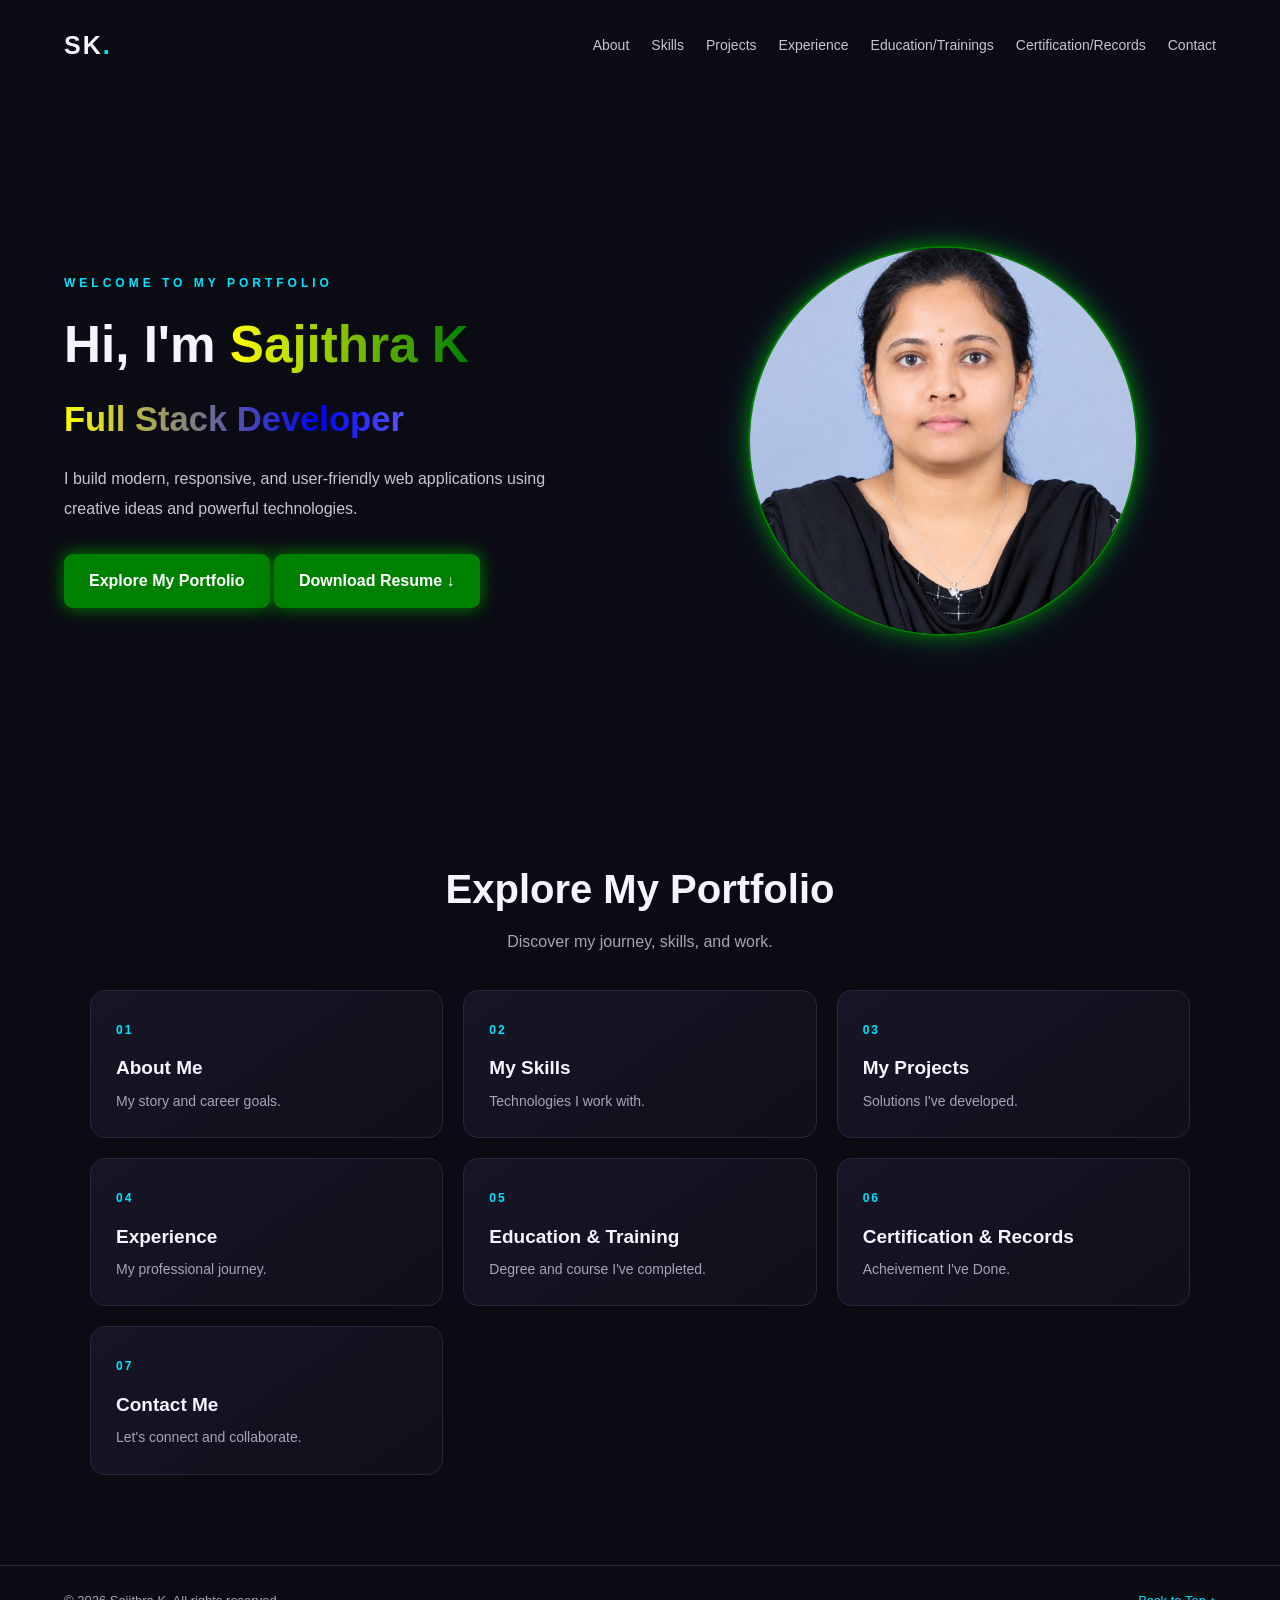
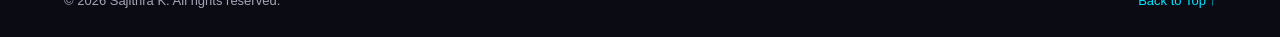
<file: Html Portfolio/index.html>
<!DOCTYPE html>
<html lang="en">
<head>
  <meta charset="UTF-8">
  <meta name="viewport" content="width=device-width, initial-scale=1.0">
  <title>Sajithra K | Full Stack Developer</title>
  <link rel="stylesheet" href="style.css">
</head>
<body>

  <header class="navbar">
    <a href="#top" class="logo">SK<span>.</span></a>

    <nav>
      <a href="#about">About</a>
      <a href="#skills">Skills</a>
      <a href="#projects">Projects</a>
      <a href="#experience">Experience</a>
      <a href="#education">Education/Trainings</a>
      <a href="#certificates">Certification/Records</a>
      <a href="#contact">Contact</a>
    </nav>
  </header>

  <main>
    <!-- HERO SECTION -->
    <section class="hero">

      <div class="hero-content">
        <p class="welcome">WELCOME TO MY PORTFOLIO</p>

        <h1>
          Hi, I'm <span class="name">Sajithra K</span>
        </h1>

        <h2 class="role">Full Stack Developer</h2>

        <p class="description">
          I build modern, responsive, and user-friendly
          web applications using creative ideas and
          powerful technologies.
        </p>

       <a href="#portfolio" class="hero-btn">Explore My Portfolio</a>
        <a href="/Html Portfolio/assets/sajithra_resume_A.pdf" class="resume-btn" download="Sajithra-K-Resume.pdf"> Download Resume ↓</a>
      </div>

      <div class="hero-image">
        <img
          src="assets/Professional Portrait in Black and Silver.png"
          alt="Sajithra K"
        >
      </div>

    </section>

    <!-- CONTENT CARDS -->
    <section class="portfolio-section" id="portfolio">

      <h2 class="section-title">Explore My Portfolio</h2>
      <p class="section-subtitle">
        Discover my journey, skills, and work.
      </p>

      <div class="card-navigation">
        <a href="#about" class="nav-card">
          <span>01</span>
          <h3>About Me</h3>
          <p>My story and career goals.</p>
        </a>

        <a href="#skills" class="nav-card">
          <span>02</span>
          <h3>My Skills</h3>
          <p>Technologies I work with.</p>
        </a>

        <a href="#projects" class="nav-card">
          <span>03</span>
          <h3>My Projects</h3>
          <p>Solutions I've developed.</p>
        </a>

        <a href="#experience" class="nav-card">
          <span>04</span>
          <h3>Experience</h3>
          <p>My professional journey.</p>
        </a>

        <a href="#education" class="nav-card">
          <span>05</span>
          <h3>Education & Training</h3>
          <p>Degree and course I've completed.</p>
        </a>

        <a href="#certificates" class="nav-card">
          <span>06</span>
          <h3>Certification & Records</h3>
          <p>Acheivement I've Done.</p>
        </a>

        <a href="#contact" class="nav-card">
          <span>07</span>
          <h3>Contact Me</h3>
          <p>Let's connect and collaborate.</p>
        </a>
      </div>

      <!-- ABOUT CARD -->
      <article class="detail-card" id="about">
        <a href="#portfolio" class="close-btn" aria-label="Close">×</a>
        <span class="card-label">01 / INTRODUCTION</span>
        <h2>About Me</h2>
        <p>
         I am a Full Stack Developer with one year of professional experience at Yosi Health, specializing in healthcare application development, backend services, and EMR/EHR integrations. I have worked on patient appointment booking, cancellation and rescheduling, patient and doctor search, doctor availability, and IVR integration.
        </p>
        <p>
         My technical skills include Node.js, React.js, JavaScript, SQL, Redis, AWS Lambda, Docker, REST APIs, SOAP APIs, and Postman. I also have five months of experience as a Customer Care Advisor at Jio, which strengthened my communication, customer support, and problem-solving skills.
        </p>
        <p>
          I hold a Bachelor of Engineering degree in Electronics and Communication Engineering and continue to strengthen my development skills through additional full stack training. I am passionate about building reliable, user-friendly applications and contributing to impactful software projects.
        </p>
      </article>

      <!-- SKILLS CARD -->
      <article class="detail-card" id="skills">
        <a href="#portfolio" class="close-btn" aria-label="Close">×</a>
        <span class="card-label">02 / TECHNOLOGIES USED</span>
        <h2>My Skills</h2>
        <div class="skill-list">
          <span>HTML</span>
          <span>CSS</span>
          <span>JavaScript</span>
          <span>React.js</span>
          <span>Node.js</span>
          <span>Express.js</span>
          <span>MongoDB</span>
          <span>SQL</span>
          <span>AWS LAMBDA</span>
          <span>API Gateway</span>
          <span>REST APIs</span>
          <span>Git</span>
          <span>Docker</span>
          <span>SOAP APIs</span>
          <span>Redis</span>
          <span>Postman</span>
          <span>Jira</span>
          <p class="note">
      EMR/EHR integrations: athenahealth, Elation, Cerner,
      MMD, ModMed, and RevEHR.
    </p>
        </div>
      </article>

      <!-- PROJECTS CARD -->
      <article class="detail-card" id="projects">
        <a href="#portfolio" class="close-btn" aria-label="Close">×</a>
        <span class="card-label">03 / MY WORK</span>
        <h2>My Projects</h2>
        <p>
          I developed responsive websites and web applications
          with a focus on usability, clean code, and performance.
        </p>
        <div class="project-item">
          <h3>Healthcare Website</h3>
          <p>First Outcomes — Patient Appointment & Healthcare Integration Platform

          <h4>Project Overview</h4>

          <p>Contributed to the development of the First Outcomes healthcare website and its patient appointment management workflows. The platform supports appointment booking, cancellation, rescheduling, patient and doctor search, and doctor availability. It also integrates IVR functionality and connects with multiple EMR/EHR systems to support healthcare data exchange.</p>

          <h5>Key Features:-</h5>
          <ul>
            <li>Appointment Management: Create, book, cancel, and reschedule patient appointments.</li>
            <li>Patient & Doctor Search: Search for patients and doctors within the supported workflows.</li>
            <li>Doctor Availability: Support availability checks to help facilitate appointment scheduling.</li>
            <li>IVR Integration: Connect telephone-based interactive voice response workflows with healthcare application processes.</li>
            <li>EMR/EHR Integrations: Connect with athenahealth, Elation, Cerner, MMD, ModMed, and RevEHR APIs.</li>
            <li>Backend API Development: Build and integrate REST and SOAP APIs for communication between systems.</li>
          </ul>
           <p class="note">
          Technology Stack: Node.js · SQL · AWS Lambda · Docker · Postman · Redis · REST APIs · SOAP APIs · EMR/EHR Integrations · IVR
        </p>
          </p>
        </div>

      </article>

      <!-- EXPERIENCE CARD -->
      <article class="detail-card" id="experience">
        <a href="#portfolio" class="close-btn" aria-label="Close">×</a>
        <span class="card-label">04 / MY JOURNEY</span>
        <h2>Professional Experience</h2>
        <div class="project-item">
          <span>1 year</span>
          <h3>Full Stack Developer</h3>
          <h4>Yosi Health - Coimbatore</h4>
          <h6>September 2024 – August 2025</h6>
          <ul>
            <li>Developed and supported patient appointment booking, cancellation, and rescheduling workflows.</li>
            <li>Worked on patient/doctor search and doctor availability functionality.</li>
            <li>Contributed to First Outcomes healthcare website and IVR integration.</li>
            <li>Integrated external EMR/EHR systems through REST and SOAP APIs.</li>
            <li>Used Node.js, SQL, Redis, AWS Lambda, Docker, and Postman in development and integration work.</li>

          </ul>
        </div>
        <div class="project-item">
          <span>5 month</span>
          <h3>Customer Care Advisor</h3>
          <h4>Reliance PPM Services Ltd - Coimbatore</h4>
          <h6>july 2023 - November 2023</h6>
          <ul>
            <li>Supported customers with their queries and service-related concerns.</li>
            <li>Developed communication, customer handling, and problem-solving skills.</li>
            <li>Worked in a customer-focused environment while managing service requests.</li>

          </ul>
        </div>
      </article>


<article class="detail-card" id="education">
  <a href="#portfolio" class="close-btn" aria-label="Close">×</a>

  <span class="card-label">05 / LEARNING JOURNEY</span>
  <h2>Education & Training</h2>

  <div class="project-item">
    <h3>B.E. — Electronics and Communication Engineering</h3>
    <p>Sri Ranganathar Institute of Engineering and Technology, Coimbatore</p>
    <p>July 2017 – November 2021</p>
  </div>

  <div class="project-item">
    <h3>Full Stack Developer Course</h3>
    <p>KGISL Micro College, Coimbatore</p>
    <p>November 2023 – June 2024</p>
  </div>

  <div class="project-item">
    <h3>Full Stack Developer Course</h3>
    <p>App Innovation Technologies, Coimbatore</p>
    <p>Currently pursuing a 45-day course to strengthen my
    full stack development knowledge and practical skills.</p>
  </div>
</article>

<!-- ACHIEVEMENT CARD -->
<article class="detail-card" id="certificates">
    <a href="#portfolio" class="close-btn" aria-label="Close">×</a>

    <span class="card-label">06 / View Certificates & Records</span>
    <h2>Certification & Records</h2>
<div class="record-item">
        <h3>College Record Event — 2019</h3>
        <p>
            Participated in a college-wide record event related to
            developing the most websites by the most participants
            within two hours.
        </p>
    </div>

    <div class="record-item">
        <h3>Future Kalam's Book of Records & Universal Book of Records</h3>
        <p>SRIET College, Coimbatore.</p>
    </div>

    <div class="record-item">
        <h3>Full Stack devloper certificate - Nov 2023 to Jul 2024</h3>
        <p>KGISL Micro College, Coimbatore.</p>
    </div>




</article>


      <!-- CONTACT CARD -->
      <article class="detail-card" id="contact">
        <a href="#portfolio" class="close-btn" aria-label="Close">×</a>
        <span class="card-label">07 / LET'S CONNECT</span>
        <h2>Contact Me</h2>
        <p>
          I'm open to opportunities where I can contribute my
          development skills and continue learning.
        </p>
        <div class="contact-links">
          <a href="mailto:your-sajithra1700@gmail.com">Email Me</a>
          <a href="https://www.linkedin.com/in/sajithra-kasi-5413341a7?utm_source=share_via&utm_content=profile&utm_medium=member_android" target="_blank"
             rel="noopener noreferrer">LinkedIn</a>
          <a href="https://github.com/sajithrakasi?tab=repositories" target="_blank"
             rel="noopener noreferrer">GitHub</a>
        </div>
      </article>

    </section>
  </main>

  <footer class="footer">
    <p>© 2026 Sajithra K. All rights reserved.</p>
    <a href="#">Back to Top ↑</a>
  </footer>

</body>
</html>
</file>
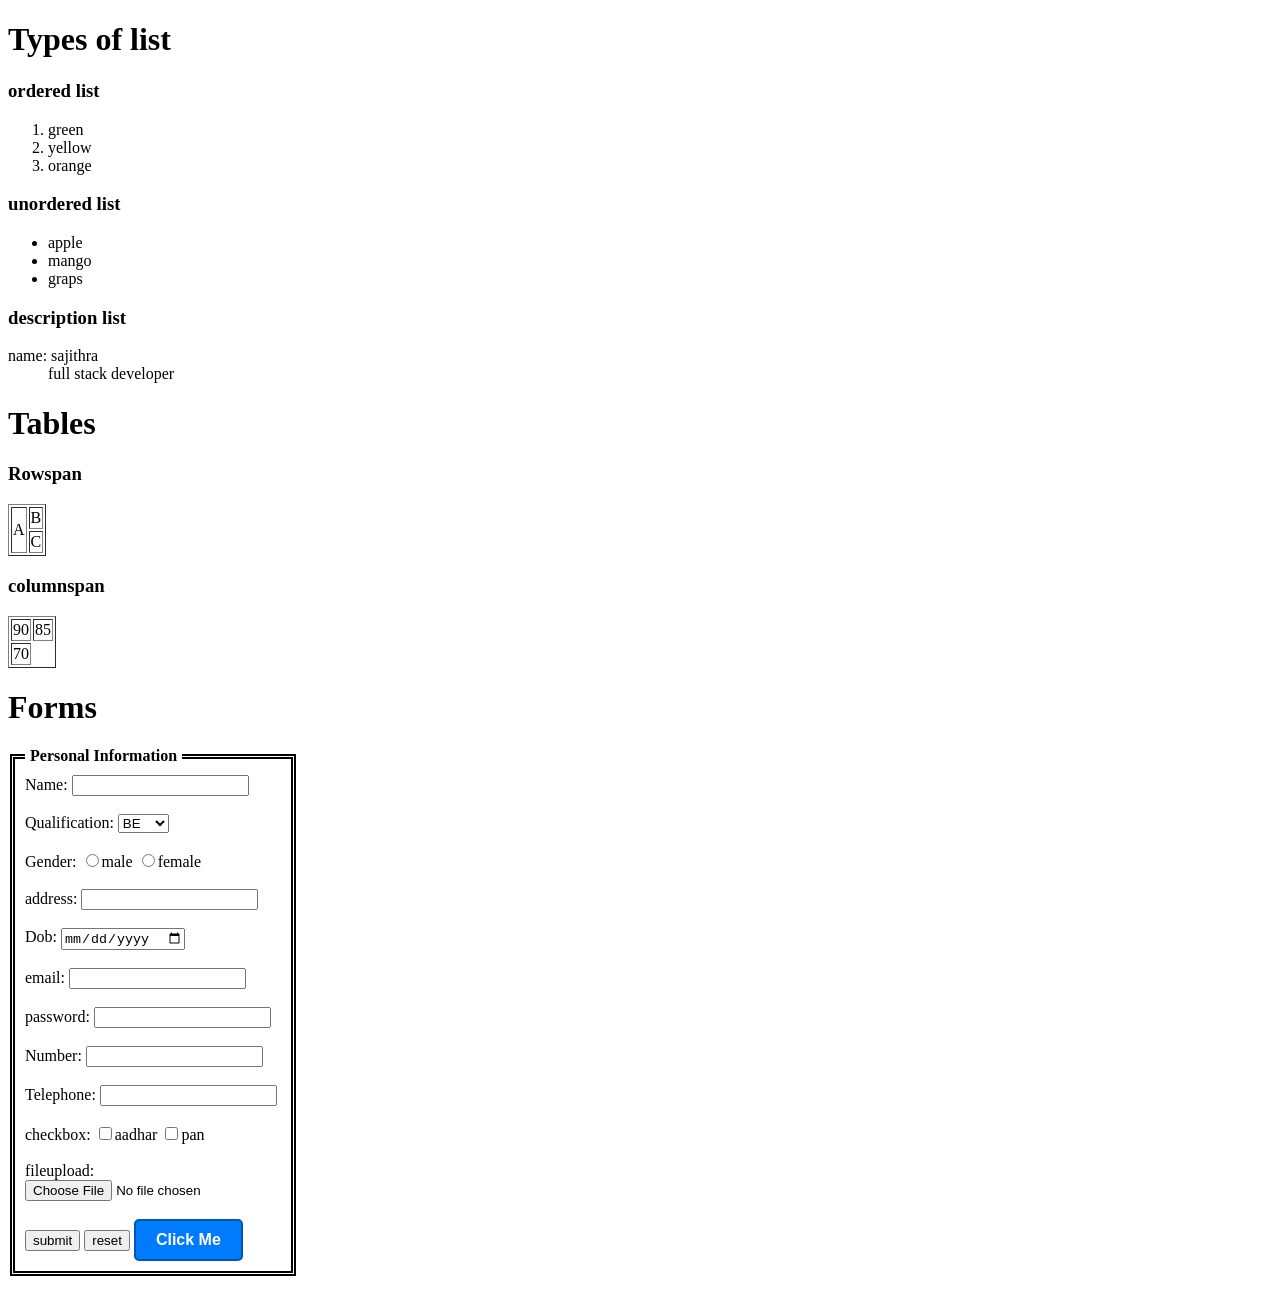
<file: htmlDay1/index.html>
<!DOCTYPE html>
<html lang="en">
<head>
  <meta charset="UTF-8">
  <meta name="viewport" content="width=device-width, initial-scale=1.0">
  <title>Document</title>
   <link rel="stylesheet" href="style.css">
</head>
<body>
  <div id="list">
  <h1>Types of list</h1>
<h3>ordered list</h3>
<ol>
<li>green</li>
<li>yellow</li>
<li>orange</li>
</ol>
<h3>unordered list</h3>
<ul>
<li>apple</li>
<li>mango</li>
<li>graps</li>
</ul>
<h3>description list</h3>
<dl>
  <dt>name: sajithra</dt>
  <dd>full stack developer</dd>
</dl>
</div>
<div id = "tablerow">
  <h1>Tables</h1>
   <h3>Rowspan</h3>
  <table border="1">
    <tr>
      <td rowspan="2">A</td>
      <td>B</td>
    </tr>
    <tr>
      <td>C</td>
    </tr>
  </table>
</div>
<div id = "tablecolumn">
   <h3>columnspan</h3>
  <table border="1">
    <tr>
      <td colspan="3">90</td>
      <td>85</td>
    </tr>
    <tr>
      <td>70</td>
    </tr>
    </table>
</div>
<div id="form">

  <h1>Forms</h1>
  <form>
    <fieldset>
    <legend>Personal Information</legend>
    <label>Name:</label>
    <input type="text" name ="username"> <br><br>
    <label>Qualification:</label>
    <select>
    <option>BE</option>
    <option>BA</option>
    <option>MBA</option>
    </select><br><br>
    <label>Gender:</label>
    <input type="radio" name ="Gender"><lable>male</lable>
    <input type="radio" name ="Gender"><lable>female</lable><br><br>
    <label>address:</label>
    <input type="text" name ="address"><br><br>
    <label>Dob:</label>
    <input type="date"><br><br>
    <label>email:</label>
    <input type="email" name ="email"> <br><br>
    <label>password:</label>
    <input type="password" name ="password"> <br><br>
    <label>Number:</label>
    <input type="number" name ="number"> <br><br>
    <label>Telephone:</label>
    <input type="tel" name ="telephone"> <br><br>
    <label>checkbox:</label>
    <input type="checkbox" name ="aadhar"><lable>aadhar</lable>
    <input type="checkbox" name ="pan"><lable>pan</lable> <br><br>
    <label>fileupload:</label>
    <input type="file" name ="fileupload"><br><br>
    <button type="submit">submit</button>
    <button type="reset">reset</button>
    <button type="button" class="custom-btn">Click Me</button>

    </fieldset>
  </form>
</div>

</body>
</html>
</file>
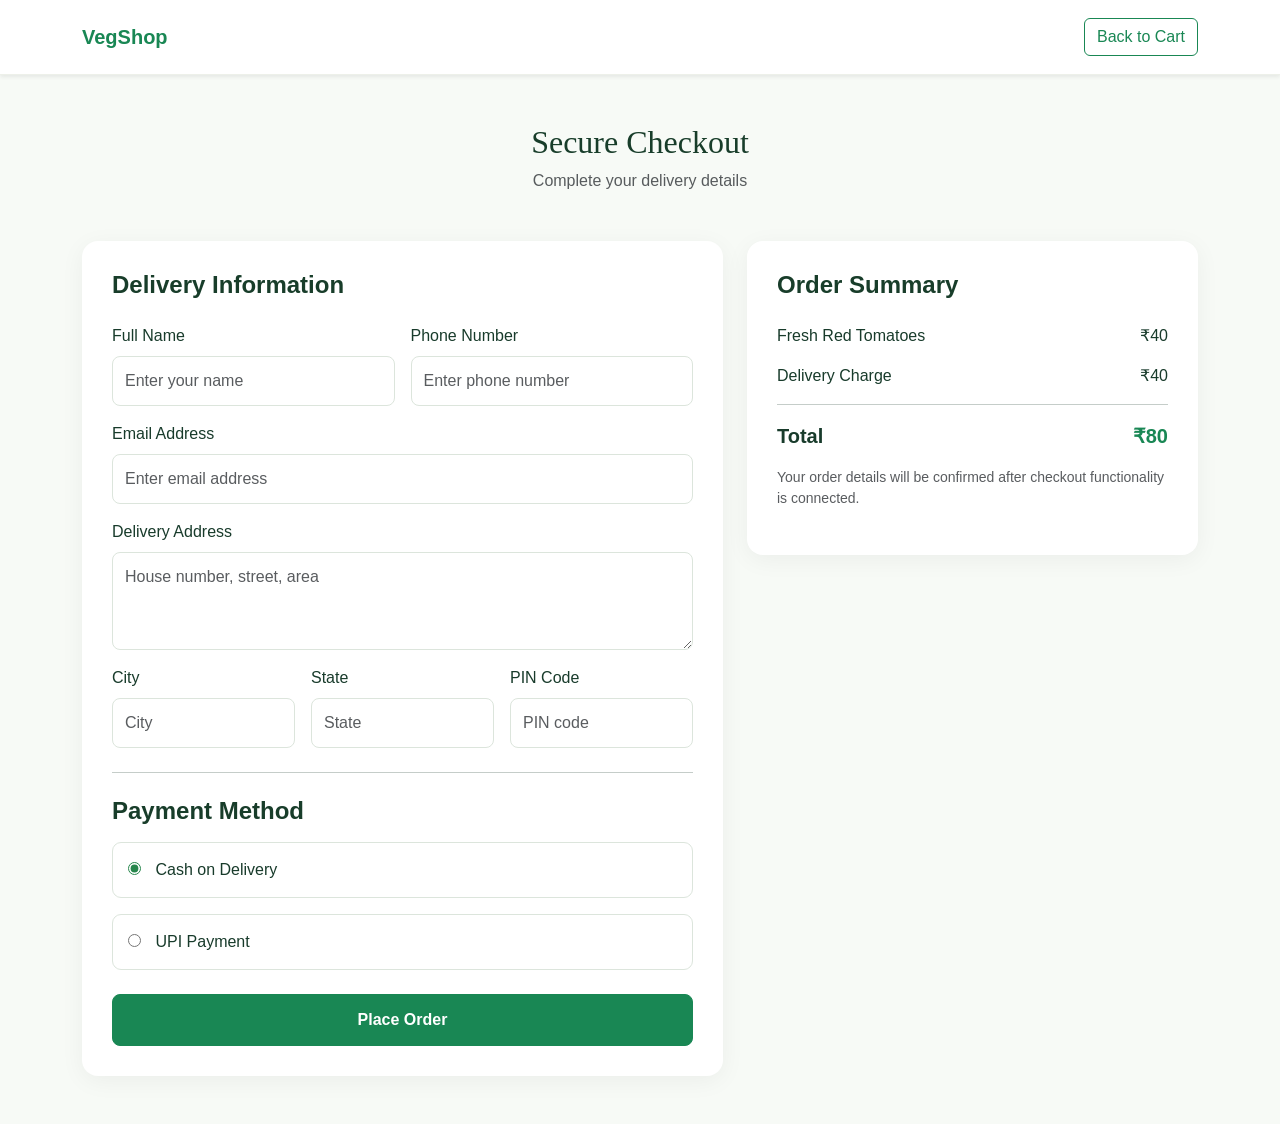
<file: Bootstrap/VegShop/checkout.html>
<!DOCTYPE html>
<html lang="en">
<head>
    <meta charset="UTF-8">
    <meta name="viewport" content="width=device-width, initial-scale=1.0">
    <title>Checkout | VegShop</title>

    <link href="https://cdn.jsdelivr.net/npm/bootstrap@5.3.3/dist/css/bootstrap.min.css" rel="stylesheet">
    <link rel="stylesheet" href="style.css">
</head>
<body>

<nav class="navbar navbar-expand-lg bg-white shadow-sm">
    <div class="container">
        <a class="navbar-brand fw-bold text-success" href="index.html">VegShop</a>
        <a href="cart.html" class="btn btn-outline-success">Back to Cart</a>
    </div>
</nav>

<section class="checkout-section py-5">
    <div class="container">
        <h2 class="text-center mb-2">Secure Checkout</h2>
        <p class="text-center text-muted mb-5">Complete your delivery details</p>

        <div class="row g-4">

            <div class="col-lg-7">
                <div class="checkout-card">
                    <h4 class="mb-4">Delivery Information</h4>

                    <form>
                        <div class="row g-3">

                            <div class="col-md-6">
                                <label class="form-label">Full Name</label>
                                <input type="text" class="form-control" placeholder="Enter your name" required>
                            </div>

                            <div class="col-md-6">
                                <label class="form-label">Phone Number</label>
                                <input type="tel" class="form-control" placeholder="Enter phone number" required>
                            </div>

                            <div class="col-12">
                                <label class="form-label">Email Address</label>
                                <input type="email" class="form-control" placeholder="Enter email address" required>
                            </div>

                            <div class="col-12">
                                <label class="form-label">Delivery Address</label>
                                <textarea class="form-control" rows="3" placeholder="House number, street, area" required></textarea>
                            </div>

                            <div class="col-md-4">
                                <label class="form-label">City</label>
                                <input type="text" class="form-control" placeholder="City" required>
                            </div>

                            <div class="col-md-4">
                                <label class="form-label">State</label>
                                <input type="text" class="form-control" placeholder="State" required>
                            </div>

                            <div class="col-md-4">
                                <label class="form-label">PIN Code</label>
                                <input type="text" class="form-control" placeholder="PIN code" required>
                            </div>

                        </div>

                        <hr class="my-4">

                        <h4 class="mb-3">Payment Method</h4>

                        <div class="payment-option mb-3">
                            <input type="radio" name="payment" id="cod" checked>
                            <label for="cod">Cash on Delivery</label>
                        </div>

                        <div class="payment-option mb-4">
                            <input type="radio" name="payment" id="upi">
                            <label for="upi">UPI Payment</label>
                        </div>

                        <button type="submit" class="btn btn-success w-100 checkout-place-btn">
                            Place Order
                        </button>
                    </form>
                </div>
            </div>

            <div class="col-lg-5">
                <div class="checkout-summary">
                    <h4 class="mb-4">Order Summary</h4>

                    <div class="d-flex justify-content-between mb-3">
                        <span>Fresh Red Tomatoes</span>
                        <span>₹40</span>
                    </div>

                    <div class="d-flex justify-content-between mb-3">
                        <span>Delivery Charge</span>
                        <span>₹40</span>
                    </div>

                    <hr>

                    <div class="d-flex justify-content-between fw-bold fs-5">
                        <span>Total</span>
                        <span class="text-success">₹80</span>
                    </div>

                    <p class="text-muted small mt-3">
                        Your order details will be confirmed after checkout functionality is connected.
                    </p>
                </div>
            </div>

        </div>
    </div>
</section>

<script src="https://cdn.jsdelivr.net/npm/bootstrap@5.3.3/dist/js/bootstrap.bundle.min.js"></script>
</body>
</html>
</file>
<file: Html Portfolio/style.css>
/* RESET */
* {
  margin: 0;
  padding: 0;
  box-sizing: border-box;
}

html {
  scroll-behavior: smooth;
}

body {
  background: #0b0b14;
  color: #f5f5ff;
  font-family: Arial, sans-serif;
  line-height: 1.6;
}

a {
  color: inherit;
  text-decoration: none;
}

/* NAVBAR */
.navbar {
  width: 90%;
  max-width: 1200px;
  margin: auto;
  padding: 25px 0;
  display: flex;
  align-items: center;
  justify-content: space-between;
  gap: 20px;
}

.logo {
  font-size: 25px;
  font-weight: 800;
  letter-spacing: 2px;
}

.logo span {
  color: #00e5ff;
}

.navbar nav {
  display: flex;
  flex-wrap: wrap;
  gap: 22px;
}

.navbar nav a {
  color: #c5c5d4;
  font-size: 14px;
  transition: color 0.3s;
}

.navbar nav a:hover {
  color: #00e5ff;
}

/* HERO LAYOUT */
.hero {
  width: 90%;
  max-width: 1200px;
  min-height: 78vh;
  margin: auto;
  display: flex;
  align-items: center;
  justify-content: space-between;
  gap: 60px;
  padding: 60px 0;
}

.hero-content {
  flex: 1;
  min-width: 0;
  animation: slideLeft 1s ease both;
}

.welcome {
  color: #00e5ff;
  font-size: 12px;
  font-weight: bold;
  letter-spacing: 4px;
  margin-bottom: 20px;
}

.hero h1 {
  font-size: clamp(34px, 4vw, 58px);
  line-height: 1.25;
  margin-bottom: 18px;
}

.name {
  background: linear-gradient(
    90deg, yellow, green, green, yellow
  );
  background-size: 300% auto;
  color: transparent;
  background-clip: text;
  -webkit-background-clip: text;
  animation: gradientMove 5s linear infinite;
}

/* MULTICOLOUR ROLE */
.role {
  display: inline-block;
  font-size: clamp(22px, 2.7vw, 35px);
  line-height: 1.4;
  margin-bottom: 20px;

  background: linear-gradient(
    90deg, yellow, blue, white, green, yellow
  );
  background-size: 300% auto;
  color: transparent;
  background-clip: text;
  -webkit-background-clip: text;

  animation:
    gradientMove 4s linear infinite,
    roleGlow 3s ease-in-out infinite;
}

.description {
  max-width: 520px;
  color: #c5c5d4;
  font-size: 16px;
  line-height: 1.9;
  margin-bottom: 30px;
}

/* HERO BUTTON and RESUME BUTTON*/
.hero-btn , .resume-btn {
  display: inline-block;
  padding: 13px 24px;
  border: 1px solid green;
  border-radius: 8px;
  background: linear-gradient(90deg, green, green);
  color: white;
  font-weight: bold;
  box-shadow: 0 0 18px green;
  transition: transform 0.3s, box-shadow 0.3s;
}

.hero-btn:hover {
  transform: translateY(-4px);
  box-shadow: 0 0 25px green;
}
.resume-btn:hover {
  transform: translateY(-4px);
  box-shadow: 0 0 25px green;
}

/* PROFILE IMAGE */
.hero-image {
  flex: 1;
  min-width: 0;
  display: flex;
  justify-content: center;
  animation: slideRight 1.2s ease both;
}

.hero-image img {
  width: 100%;
  max-width: 390px;
  aspect-ratio: 5 / 5;
  object-fit: cover;
  display: block;
  border: 2px solid green;
  border-radius: 200px;

  box-shadow:
    0 0 20px green,
    0 0 45px #00e5ff22;

  animation: floatImage 4s ease-in-out infinite;
}

/* PORTFOLIO NAVIGATION CARDS */
.portfolio-section {
  width: 90%;
  max-width: 1100px;
  margin: auto;
  padding: 65px 0 90px;
  scroll-margin-top: 25px;
}

.section-title {
  text-align: center;
  font-size: clamp(28px, 4vw, 40px);
  margin-bottom: 8px;
}

.section-subtitle {
  text-align: center;
  color: #a5a5b8;
  margin-bottom: 35px;
}

.card-navigation {
  display: grid;
  grid-template-columns: repeat(3, minmax(0, 1fr));
  gap: 20px;
}

.nav-card {
  display: block;
  padding: 25px;
  min-width: 0;
  border: 1px solid #29283d;
  border-radius: 15px;
  background: linear-gradient(145deg, #151525, #10101b);
  transition:
    transform 0.3s ease,
    border-color 0.3s ease,
    box-shadow 0.3s ease;
}

.nav-card:hover {
  transform: translateY(-7px);
  border-color: #a855f7;
  box-shadow: 0 10px 30px #8b5cf722;
}

.nav-card span,
.card-label {
  color: #00e5ff;
  font-size: 12px;
  font-weight: bold;
  letter-spacing: 2px;
}

.nav-card h3 {
  font-size: 19px;
  margin: 12px 0 6px;
}

.nav-card p {
  color: #a5a5b8;
  font-size: 14px;
}

/* CONTENT CARDS: HIDDEN BY DEFAULT */
.detail-card {
  display: none;
  position: relative;
  margin-top: 35px;
  padding: clamp(22px, 5vw, 45px);
  border: 1px solid #7045c5;
  border-radius: 18px;
  background: linear-gradient(145deg, #171728, #10101b);
  box-shadow: 0 0 30px #7045c522;
  scroll-margin-top: 25px;
}

/* CSS-ONLY CARD DISPLAY */
.detail-card:target {
  display: block;
  animation: cardReveal 0.5s ease both;
}

.detail-card h2 {
  font-size: clamp(26px, 4vw, 36px);
  margin: 12px 0 20px;
}

.detail-card > p {
  color: #c5c5d4;
  margin-bottom: 18px;
  line-height: 1.9;
}

.close-btn {
  position: absolute;
  top: 15px;
  right: 20px;
  font-size: 30px;
  color: #c5c5d4;
  transition: color 0.3s;
}

.close-btn:hover {
  color: #ff4ecd;
}

/* SKILL TAGS */
.skill-list {
  display: flex;
  flex-wrap: wrap;
  gap: 12px;
  margin-top: 20px;
}

.skill-list span {
  padding: 9px 15px;
  border: 1px solid #7045c5;
  border-radius: 8px;
  background: #201a35;
  color: #ded1ff;
  transition: transform 0.3s, background 0.3s;
}

.skill-list span:hover {
  transform: translateY(-4px);
  background: #38265b;
}

/* PROJECTS AND EXPERIENCE */
.project-item {
  padding: 20px;
  margin: 15px 0;
  border-left: 3px solid #00e5ff;
  background: #121220;
  border-radius: 0 10px 10px 0;
}

.project-item h3 {
  margin-bottom: 8px;
}

.project-item p,
.note {
  color: #a5a5b8;
  font-size: 14px;
}

.detail-card .note {
  margin-top: 20px;
}

/* CONTACT */
.contact-links {
  display: flex;
  flex-wrap: wrap;
  gap: 12px;
  margin-top: 25px;
}

.contact-links a {
  padding: 10px 18px;
  border: 1px solid #7045c5;
  border-radius: 8px;
  transition: background 0.3s;
}

.contact-links a:hover {
  background: #38265b;
}

/* FOOTER */
.footer {
  border-top: 1px solid #29283d;
  padding: 25px 5%;
  display: flex;
  justify-content: space-between;
  align-items: center;
  gap: 15px;
  color: #a5a5b8;
  font-size: 13px;
}

.footer a {
  color: #00e5ff;
}

/* ANIMATIONS */
@keyframes slideLeft {
  from {
    opacity: 0;
    transform: translateX(-45px);
  }
  to {
    opacity: 1;
    transform: translateX(0);
  }
}

@keyframes slideRight {
  from {
    opacity: 0;
    transform: translateX(45px);
  }
  to {
    opacity: 1;
    transform: translateX(0);
  }
}

@keyframes gradientMove {
  from {
    background-position: 0% center;
  }
  to {
    background-position: 300% center;
  }
}

@keyframes roleGlow {
  0%, 100% {
    text-shadow: 0 0 8px #00e5ff44;
  }
  50% {
    text-shadow:
      0 0 15px #a855f788,
      0 0 25px #ff4ecd44;
  }
}

@keyframes floatImage {
  0%, 100% {
    transform: translateY(0);
  }
  50% {
    transform: translateY(-10px);
  }
}

@keyframes cardReveal {
  from {
    opacity: 0;
    transform: translateY(18px);
  }
  to {
    opacity: 1;
    transform: translateY(0);
  }
}

/* RESPONSIVE DESIGN */
@media (max-width: 850px) {
  .navbar {
    flex-direction: column;
  }

  .navbar nav {
    justify-content: center;
    gap: 15px;
  }

  .hero {
    gap: 30px;
  }

  .card-navigation {
    grid-template-columns: repeat(2, minmax(0, 1fr));
  }
}

@media (max-width: 600px) {
  .hero {
    flex-direction: column;
    text-align: center;
    padding: 45px 0;
    gap: 35px;
  }

  .hero-content,
  .hero-image {
    width: 100%;
  }

  .description {
    margin-left: auto;
    margin-right: auto;
  }

  .hero-image img {
    max-width: 290px;
  }

  .card-navigation {
    grid-template-columns: 1fr;
  }

  .footer {
    flex-direction: column;
    text-align: center;
  }
}

/* REDUCE MOTION WHEN REQUESTED */
@media (prefers-reduced-motion: reduce) {
  *,
  *::before,
  *::after {
    animation-duration: 0.01ms !important;
    animation-iteration-count: 1 !important;
    scroll-behavior: auto !important;
    transition-duration: 0.01ms !important;
  }
}

.hero-buttons {
  display: flex;
  flex-wrap: wrap;
  gap: 15px;
  margin-top: 25px;
}

.hero-buttons .hero-btn {
  margin-top: 0;
}

/* .resume-btn {
  display: inline-block;
  padding: 14px 24px;
  border: 1px solid #a78bfa;
  border-radius: 8px;
  color: #ffffff;
  text-decoration: none;
  font-weight: 600;
  transition: all 0.3s ease;
}

.resume-btn:hover {
  background: #a78bfa;
  color: #111827;
  transform: translateY(-3px);
  box-shadow: 0 8px 20px rgba(167, 139, 250, 0.25);
} */
</file>
<file: htmlDay1/style.css>
fieldset {
  border: 5px double #000000;
  padding: 10px;
  margin-bottom: 15px;
  width: 20vw;
}

legend {
  padding: 0 5px;
  font-weight: bold;
}

 .custom-btn {
    background-color: #007BFF;
    color: #ffffff;
    border: 2px solid #0056b3;
    border-radius: 5px;
    padding: 10px 20px;
    font-size: 16px;
    font-weight: bold;
    cursor: pointer;
    transition: background-color 0.3s;
  }
</file>
<file: Bootstrap/VegShop/style.css>
/* ===== Global Styles ===== */

:root {
    --primary-green: #198638;
    --dark-green: #104b32;
    --light-green: #eff7e9;
    --cream: #fbfdf5;
    --text-dark: #183b2b;
    --text-muted: #68756c;
}

* {
    box-sizing: border-box;
}

html {
    scroll-behavior: smooth;
}

body {
    margin: 0;
    font-family: 'DM Sans', sans-serif;
    color: var(--text-dark);
    background: #ffffff;
}

a {
    text-decoration: none;
}

/* ===== Top Bar ===== */

.top-bar {
    background: var(--dark-green);
    color: #ffffff;
    padding: 9px 0;
    font-size: 12px;
}

/* ===== Navbar ===== */

.navbar {
    padding: 17px 0;
    border-bottom: 1px solid #edf0e9;
}

.brand-logo {
    color: var(--dark-green);
    font-family: 'Playfair Display', serif;
    font-size: 27px;
    font-weight: 800;
    line-height: 1.1;
}

.brand-logo:hover {
    color: var(--primary-green);
}

.brand-logo small {
    display: block;
    font-family: 'DM Sans', sans-serif;
    font-size: 10px;
    font-weight: 500;
    letter-spacing: 0.4px;
}

.brand-icon {
    color: var(--primary-green);
}

.navbar-nav {
    gap: 12px;
}

.nav-link {
    color: #34463a;
    font-size: 13px;
    font-weight: 600;
    transition: color 0.3s ease;
}

.nav-link:hover,
.nav-link.active {
    color: var(--primary-green);
}

/* ===== Search Bar ===== */

.search-box {
    border: 1px solid #dfe7df;
    border-radius: 50px;
    padding: 3px 5px 3px 14px;
    background: #ffffff;
}

.search-box .form-control {
    width: 175px;
    border: none;
    box-shadow: none;
    font-size: 12px;
    background: transparent;
}

.search-btn {
    width: 34px;
    height: 34px;
    border: none;
    border-radius: 50%;
    background: var(--primary-green);
    color: #ffffff;
    font-size: 21px;
}

.cart-link {
    color: var(--dark-green);
    font-weight: 700;
    font-size: 13px;
    white-space: nowrap;
}

/* ===== Hero Section ===== */

.hero-section {
    overflow: hidden;
    background: linear-gradient(110deg, #f4f9e9, #e6f3d3);
    padding: 45px 0;
}

.hero-content {
    padding: 25px 25px 25px 35px;
}

.hero-label {
    display: inline-block;
    color: var(--primary-green);
    font-size: 13px;
    font-weight: 700;
    letter-spacing: 1.5px;
    margin-bottom: 17px;
}

.hero-content h1 {
    font-family: 'Playfair Display', serif;
    font-size: clamp(36px, 4vw, 55px);
    line-height: 1.15;
    font-weight: 800;
    color: var(--dark-green);
    margin-bottom: 20px;
}

.hero-content h1 span {
    display: block;
    color: var(--primary-green);
    font-style: italic;
}

.hero-content p {
    color: var(--text-muted);
    font-size: 15px;
    line-height: 1.8;
    max-width: 470px;
    margin-bottom: 25px;
}

.shop-btn {
    padding: 12px 24px;
    background: var(--primary-green);
    color: #ffffff;
    border-radius: 50px;
    font-size: 14px;
    font-weight: 700;
    transition: all 0.3s ease;
}

.shop-btn span {
    margin-left: 12px;
}

.shop-btn:hover {
    background: var(--dark-green);
    color: #ffffff;
    transform: translateY(-2px);
}

.explore-link {
    color: var(--dark-green);
    font-size: 13px;
    font-weight: 700;
    margin-left: 18px;
}

.explore-link:hover {
    color: var(--primary-green);
}

.hero-trust {
    display: flex;
    flex-wrap: wrap;
    gap: 18px;
    margin-top: 28px;
    color: var(--dark-green);
    font-size: 12px;
    font-weight: 600;
}

.hero-image {
    position: relative;
    text-align: center;
}

.hero-image img {
    width: 100%;
    max-height: 380px;
    object-fit: contain;
    filter: drop-shadow(0 15px 20px rgba(27, 65, 32, 0.12));
}

.organic-badge {
    position: absolute;
    top: 12px;
    right: 8px;
    width: 78px;
    height: 78px;
    border-radius: 50%;
    background: var(--dark-green);
    color: #ffffff;
    display: flex;
    flex-direction: column;
    justify-content: center;
    align-items: center;
    box-shadow: 0 5px 15px rgba(0, 0, 0, 0.12);
}

.organic-badge strong {
    font-size: 20px;
}

.organic-badge span {
    font-size: 10px;
    letter-spacing: 1px;
}

/* ===== Responsive Design ===== */

@media (max-width: 991px) {
    .navbar-nav {
        gap: 0;
        margin-top: 15px;
    }

    .search-box {
        margin-top: 10px;
        max-width: 350px;
    }

    .cart-link {
        display: inline-block;
        margin-top: 15px;
    }

    .hero-content {
        padding: 15px;
    }

    .hero-image {
        margin-top: 25px;
    }
}

@media (max-width: 575px) {
    .top-bar {
        font-size: 10px;
    }

    .top-bar .container {
        gap: 8px;
        flex-wrap: wrap;
    }

    .brand-logo {
        font-size: 23px;
    }

    .hero-section {
        padding: 30px 0;
    }

    .hero-content h1 {
        font-size: 37px;
    }

    .hero-content p {
        font-size: 14px;
    }

    .explore-link {
        display: inline-block;
        margin: 15px 0 0;
    }

    .hero-trust {
        gap: 10px;
    }

    .organic-badge {
        width: 65px;
        height: 65px;
        right: 0;
    }
}


/* ===== Section Headings ===== */

.category-section {
    background: #ffffff;
}

.products-section {
    background: #f8faf6;
}

.section-label {
    display: inline-block;
    color: #198638;
    font-size: 11px;
    font-weight: 700;
    letter-spacing: 1.8px;
    margin-bottom: 8px;
}

.section-heading h2 {
    color: #104b32;
    font-family: 'Playfair Display', serif;
    font-size: clamp(26px, 3vw, 35px);
    font-weight: 800;
    margin-bottom: 8px;
}

.section-heading p {
    color: #748078;
    font-size: 14px;
    margin-bottom: 0;
}

.view-all {
    color: #198638;
    font-size: 13px;
    font-weight: 700;
}

.view-all:hover {
    color: #104b32;
}

/* ===== Category Cards ===== */

.category-card {
    display: block;
    height: 100%;
    padding: 12px;
    text-align: center;
    background: #f6f9f1;
    border: 1px solid #edf1e8;
    border-radius: 16px;
    color: #183b2b;
    transition: transform 0.3s ease, box-shadow 0.3s ease;
    overflow: hidden;
}

.category-card:hover {
    transform: translateY(-6px);
    box-shadow: 0 12px 25px rgba(16, 75, 50, 0.10);
}

.category-card img {
    width: 100%;
    height: 145px;
    object-fit: cover;
    border-radius: 11px;
    margin-bottom: 15px;
}

.category-card h5 {
    font-size: 15px;
    font-weight: 700;
    margin-bottom: 5px;
}

.category-card span {
    color: #7b867d;
    font-size: 12px;
}

/* ===== Product Cards ===== */

.product-card {
    height: 100%;
    background: #ffffff;
    border: 1px solid #e8eee6;
    border-radius: 16px;
    overflow: hidden;
    transition: transform 0.3s ease, box-shadow 0.3s ease;
}

.product-card:hover {
    transform: translateY(-6px);
    box-shadow: 0 14px 30px rgba(16, 75, 50, 0.10);
}

.product-image {
    position: relative;
    padding: 12px;
    background: #f7f9f4;
    overflow: hidden;
}

.product-image img {
    display: block;
    width: 100%;
    height: 175px;
    object-fit: cover;
    border-radius: 10px;
    transition: transform 0.4s ease;
}

.product-card:hover .product-image img {
    transform: scale(1.05);
}

.discount-badge {
    position: absolute;
    top: 20px;
    left: 20px;
    z-index: 1;
    padding: 5px 9px;
    border-radius: 6px;
    background: #198638;
    color: #ffffff;
    font-size: 10px;
    font-weight: 700;
}

.product-info {
    padding: 17px;
}

.product-category {
    color: #8b978d;
    font-size: 10px;
    text-transform: uppercase;
    letter-spacing: 1px;
}

.product-info h5 {
    color: #104b32;
    font-size: 16px;
    font-weight: 700;
    margin: 7px 0;
}

.product-rating {
    color: #f5a623;
    font-size: 12px;
    letter-spacing: -1px;
    margin-bottom: 12px;
}

.product-rating small {
    color: #788078;
    font-size: 11px;
    letter-spacing: 0;
}

.product-price {
    display: flex;
    align-items: baseline;
    flex-wrap: wrap;
    gap: 7px;
    margin-bottom: 15px;
}

.product-price strong {
    color: #104b32;
    font-size: 19px;
}

.product-price del {
    color: #9ba39c;
    font-size: 12px;
}

.product-price span {
    color: #89928b;
    font-size: 11px;
}

.add-cart-btn {
    display: block;
    width: 100%;
    padding: 11px 5px;
    text-align: center;
    background: #198638;
    border: 1px solid #198638;
    border-radius: 9px;
    color: #ffffff;
    font-size: 12px;
    font-weight: 700;
    transition: background 0.3s ease, border-color 0.3s ease;
}

.add-cart-btn:hover {
    background: #104b32;
    border-color: #104b32;
    color: #ffffff;
}

/* ===== View All Button ===== */

.all-products-btn {
    display: inline-block;
    padding: 13px 26px;
    border: 1px solid #198638;
    border-radius: 50px;
    color: #198638;
    font-size: 13px;
    font-weight: 700;
    transition: all 0.3s ease;
}

.all-products-btn:hover {
    background: #198638;
    color: #ffffff;
}

/* ===== Responsive Layout ===== */

@media (max-width: 575px) {
    .section-heading {
        align-items: flex-start !important;
    }

    .section-heading h2 {
        font-size: 26px;
    }

    .section-heading p {
        font-size: 12px;
    }

    .view-all {
        font-size: 11px;
        white-space: nowrap;
        margin-left: 10px;
        margin-top: 25px;
    }

    .category-card {
        padding: 8px;
    }

    .category-card img {
        height: 105px;
    }

    .category-card h5 {
        font-size: 13px;
    }

    .category-card span {
        font-size: 10px;
    }

    .product-image {
        padding: 7px;
    }

    .product-image img {
        height: 125px;
    }

    .product-info {
        padding: 11px;
    }

    .product-info h5 {
        font-size: 13px;
    }

    .product-price strong {
        font-size: 16px;
    }

    .discount-badge {
        top: 13px;
        left: 13px;
        font-size: 9px;
    }
}


/* ===== OFFERS SECTION ===== */
.offers-section {
  background-color: #f7faf5;
}

.section-subtitle {
  display: inline-block;
  color: #548b42;
  font-size: 13px;
  font-weight: 700;
  letter-spacing: 2px;
  margin-bottom: 12px;
}

.section-title {
  color: #203d25;
  font-family: "Playfair Display", serif;
  font-size: clamp(28px, 4vw, 40px);
  font-weight: 700;
  margin-bottom: 16px;
}

.offer-card {
  display: flex;
  align-items: center;
  justify-content: space-between;
  gap: 12px;
  padding: 32px;
  border-radius: 20px;
  overflow: hidden;
  transition: transform 0.3s ease, box-shadow 0.3s ease;
}

.offer-card:hover {
  transform: translateY(-5px);
  box-shadow: 0 14px 30px rgba(32, 61, 37, 0.12);
}

.offer-green {
  background: linear-gradient(135deg, #e2f1d8, #f3f8ed);
}

.offer-yellow {
  background: linear-gradient(135deg, #fff0c9, #fff9e9);
}

.offer-content {
  position: relative;
  z-index: 1;
}

.offer-tag {
  display: inline-block;
  color: #477b35;
  font-size: 11px;
  font-weight: 800;
  letter-spacing: 1.5px;
  margin-bottom: 12px;
}

.offer-card h3 {
  color: #203d25;
  font-size: clamp(24px, 3vw, 34px);
  font-weight: 800;
  margin-bottom: 10px;
}

.offer-card p {
  color: #526252;
  margin-bottom: 10px;
}

.offer-code {
  font-size: 14px;
}

.offer-emoji {
  font-size: clamp(55px, 8vw, 95px);
  flex-shrink: 0;
  transition: transform 0.3s ease;
}

.offer-card:hover .offer-emoji {
  transform: scale(1.1) rotate(-5deg);
}

.offer-btn,
.about-btn {
  display: inline-block;
  background-color: #397a36;
  color: #fff;
  text-decoration: none;
  font-weight: 600;
  padding: 12px 20px;
  border-radius: 8px;
  margin-top: 8px;
  transition: background-color 0.3s ease;
}

.offer-btn:hover,
.about-btn:hover {
  background-color: #285b27;
  color: #fff;
}

/* ===== ABOUT US SECTION ===== */
.about-section {
  background-color: #fff;
}

.about-image-wrapper {
  position: relative;
  padding: 10px;
}

.about-image {
  width: 100%;
  height: 420px;
  object-fit: cover;
  border-radius: 22px;
  box-shadow: 0 12px 35px rgba(32, 61, 37, 0.12);
}

.about-badge {
  position: absolute;
  right: -5px;
  bottom: 30px;
  display: flex;
  flex-direction: column;
  align-items: center;
  background-color: #397a36;
  color: #fff;
  padding: 18px 22px;
  border-radius: 14px;
  box-shadow: 0 8px 20px rgba(32, 61, 37, 0.18);
}

.about-badge span {
  font-size: 25px;
  font-weight: 800;
}

.about-badge small {
  font-size: 11px;
}

.about-description {
  color: #657065;
  font-size: 15px;
  line-height: 1.9;
}

.about-features {
  margin: 22px 0;
}

.about-feature {
  display: flex;
  align-items: flex-start;
  gap: 12px;
}

.about-feature > span {
  font-size: 27px;
}

.about-feature h6 {
  color: #203d25;
  font-weight: 700;
  margin-bottom: 5px;
}

.about-feature p {
  color: #758075;
  font-size: 13px;
  margin-bottom: 0;
}

/* ===== MOBILE RESPONSIVENESS ===== */
@media (max-width: 767px) {
  .offer-card {
    padding: 24px 18px;
  }

  .offer-emoji {
    font-size: 50px;
  }

  .about-image {
    height: 300px;
  }

  .about-badge {
    right: 0;
    bottom: 20px;
    padding: 13px 16px;
  }
}


/* ===== VEGSHOP FOOTER ===== */
.vegshop-footer {
  background-color: #173d27;
  color: #ffffff;
  padding-top: 10px;
}

.footer-logo {
  display: inline-block;
  color: #ffffff;
  font-size: 30px;
  font-weight: 800;
  text-decoration: none;
  margin-bottom: 18px;
}

.footer-logo span {
  color: #a8d878;
}

.footer-description {
  color: #c2d3c5;
  font-size: 14px;
  line-height: 1.8;
  margin-bottom: 20px;
}

.footer-heading {
  color: #ffffff;
  font-size: 17px;
  font-weight: 700;
  margin-bottom: 22px;
}

.footer-links {
  list-style: none;
  padding: 0;
  margin: 0;
}

.footer-links li {
  margin-bottom: 13px;
}

.footer-links a {
  color: #c2d3c5;
  font-size: 14px;
  text-decoration: none;
  transition: color 0.3s ease;
}

.footer-links a:hover {
  color: #a8d878;
}

.footer-socials {
  display: flex;
  gap: 10px;
}

.footer-socials a {
  display: flex;
  align-items: center;
  justify-content: center;
  width: 38px;
  height: 38px;
  border: 1px solid #54745d;
  border-radius: 50%;
  color: #ffffff;
  font-size: 12px;
  font-weight: 700;
  text-decoration: none;
  transition: all 0.3s ease;
}

.footer-socials a:hover {
  background-color: #a8d878;
  border-color: #a8d878;
  color: #173d27;
}

.footer-newsletter {
  display: flex;
  width: 100%;
  overflow: hidden;
  border: 1px solid #54745d;
  border-radius: 8px;
  background-color: #ffffff;
}

.footer-newsletter input {
  width: 100%;
  min-width: 0;
  padding: 12px;
  border: none;
  outline: none;
  font-size: 13px;
}

.footer-newsletter button {
  width: 48px;
  flex-shrink: 0;
  border: none;
  background-color: #a8d878;
  color: #173d27;
  font-size: 22px;
  cursor: pointer;
  transition: background-color 0.3s ease;
}

.footer-newsletter button:hover {
  background-color: #8dc45a;
}

.footer-bottom {
  display: flex;
  justify-content: space-between;
  align-items: center;
  gap: 12px;
  flex-wrap: wrap;
  border-top: 1px solid #365943;
  padding: 22px 0;
}

.footer-bottom p {
  color: #c2d3c5;
  font-size: 13px;
  margin: 0;
}

@media (max-width: 767px) {
  .footer-heading {
    margin-bottom: 15px;
  }

  .footer-bottom {
    flex-direction: column;
    text-align: center;
  }
}


/* ===== CONTACT SECTION ===== */

.contact-section{
    background:linear-gradient(180deg,#ffffff,#f7faf5);
}

.contact-card{
    background:#173d27;
    color:white;
    padding:35px;
    border-radius:22px;
    box-shadow:0 18px 40px rgba(23,61,39,.12);
}

.contact-card h3{
    font-family:'Playfair Display',serif;
    font-size:32px;
    margin-bottom:15px;
}

.contact-card p{
    color:#c8d7cb;
    line-height:1.8;
}

.contact-info{
    margin:35px 0;
}

.info-item{
    display:flex;
    align-items:center;
    gap:16px;
    margin-bottom:22px;
}

.info-icon{
    width:54px;
    height:54px;
    border-radius:50%;
    background:#2f6c42;
    display:flex;
    justify-content:center;
    align-items:center;
    font-size:24px;
}

.info-item h6{
    margin:0;
    font-weight:700;
}

.info-item span{
    color:#d8e5da;
    font-size:14px;
}

.contact-note{
    display:inline-block;
    background:#2f6c42;
    padding:10px 18px;
    border-radius:50px;
    font-size:14px;
}

.contact-form-card{
    background:white;
    padding:35px;
    border-radius:22px;
    box-shadow:0 18px 40px rgba(23,61,39,.08);
}

.contact-form-card .form-label{
    font-weight:600;
    color:#203d25;
}

.contact-form-card .form-control{
    border-radius:12px;
    padding:14px;
    border:1px solid #d9e4d7;
}

.contact-form-card .form-control:focus{
    border-color:#3f8d45;
    box-shadow:0 0 0 .2rem rgba(63,141,69,.15);
}

.contact-btn{
    width:100%;
    padding:14px;
    border:none;
    border-radius:12px;
    background:#397a36;
    color:white;
    font-weight:700;
    font-size:15px;
    transition:.3s;
}

.contact-btn:hover{
    background:#285b27;
}

@media(max-width:767px){

    .contact-card,
    .contact-form-card{
        padding:25px;
    }

    .contact-card h3{
        font-size:28px;
    }

    .info-icon{
        width:46px;
        height:46px;
        font-size:20px;
    }
}


/* ===== PRODUCT DETAILS PAGE ===== */

.product-detail-section {
    background: #ffffff;
}

.breadcrumb a {
    color: #397a36;
    text-decoration: none;
}

.product-image-box {
    position: relative;
    overflow: hidden;
    background: #f5f8f2;
    border-radius: 22px;
    padding: 15px;
}

.main-product-image {
    display: block;
    width: 100%;
    height: 460px;
    object-fit: cover;
    border-radius: 15px;
}

.product-badge {
    position: absolute;
    top: 28px;
    left: 28px;
    z-index: 1;
    background: #397a36;
    color: white;
    padding: 8px 14px;
    border-radius: 30px;
    font-size: 12px;
    font-weight: 700;
}

.product-category-label {
    display: inline-block;
    color: #548b42;
    font-size: 12px;
    font-weight: 800;
    letter-spacing: 2px;
    margin-bottom: 12px;
}

.product-detail-title {
    font-family: "Playfair Display", serif;
    color: #203d25;
    font-size: clamp(30px, 4vw, 42px);
    font-weight: 700;
    margin-bottom: 14px;
}

.product-rating {
    display: flex;
    align-items: center;
    gap: 12px;
}

.product-rating span {
    color: #e9a928;
    letter-spacing: 2px;
}

.product-rating small {
    color: #758075;
}

.product-price-row {
    display: flex;
    align-items: center;
    flex-wrap: wrap;
    gap: 12px;
}

.product-current-price {
    color: #285b27;
    font-size: 34px;
    font-weight: 800;
}

.product-old-price {
    color: #8c958b;
    text-decoration: line-through;
    font-size: 18px;
}

.product-discount {
    color: #397a36;
    background: #e7f4df;
    padding: 6px 10px;
    border-radius: 6px;
    font-size: 12px;
    font-weight: 800;
}

.product-unit {
    color: #758075;
    font-size: 13px;
    margin-top: 3px;
}

.product-description {
    color: #657065;
    line-height: 1.9;
    margin-top: 22px;
}

.product-stock {
    display: flex;
    align-items: center;
    gap: 9px;
    color: #397a36;
    font-size: 14px;
    font-weight: 600;
    margin: 20px 0;
}

.stock-dot {
    width: 9px;
    height: 9px;
    border-radius: 50%;
    background: #397a36;
}

.quantity-section {
    max-width: 280px;
    margin-bottom: 22px;
}

.quantity-select {
    border-color: #d9e4d7;
    padding: 12px;
    border-radius: 10px;
}

.quantity-select:focus {
    border-color: #397a36;
    box-shadow: 0 0 0 0.2rem rgba(57, 122, 54, 0.15);
}

.product-actions {
    display: flex;
    flex-wrap: wrap;
    gap: 12px;
}

.product-add-cart,
.product-back-btn {
    display: inline-flex;
    align-items: center;
    justify-content: center;
    padding: 13px 20px;
    border-radius: 10px;
    font-size: 14px;
    font-weight: 700;
    text-decoration: none;
    transition: all 0.3s ease;
}

.product-add-cart {
    background: #397a36;
    color: #ffffff;
}

.product-add-cart:hover {
    background: #285b27;
    color: #ffffff;
}

.product-back-btn {
    border: 1px solid #397a36;
    color: #397a36;
}

.product-back-btn:hover {
    background: #e7f4df;
}

.product-delivery-note {
    display: flex;
    align-items: flex-start;
    gap: 12px;
    background: #f5f8f2;
    padding: 16px;
    border-radius: 12px;
    margin-top: 25px;
}

.product-delivery-note > span {
    font-size: 24px;
}

.product-delivery-note strong {
    color: #203d25;
    font-size: 14px;
}

.product-delivery-note p {
    color: #758075;
    font-size: 13px;
    margin: 4px 0 0;
}

.product-info-card {
    background: #f7faf5;
    border: 1px solid #e6eee2;
    border-radius: 18px;
    padding: 28px;
}

.product-info-card h3 {
    color: #203d25;
    font-family: "Playfair Display", serif;
    font-size: 23px;
    margin-bottom: 18px;
}

.product-info-card h5 {
    color: #203d25;
    font-weight: 700;
    font-size: 16px;
    margin-top: 22px;
}

.product-info-card p {
    color: #657065;
    font-size: 14px;
    line-height: 1.9;
}

.nutrition-row {
    display: flex;
    justify-content: space-between;
    gap: 12px;
    padding: 13px 0;
    border-bottom: 1px solid #e0e9dc;
    font-size: 14px;
}

.nutrition-row:last-child {
    border-bottom: none;
}

.nutrition-row span {
    color: #758075;
}

.nutrition-row strong {
    color: #203d25;
    text-align: right;
}

.related-product-card {
    height: 100%;
    padding: 12px;
    background: #ffffff;
    border: 1px solid #edf1ea;
    border-radius: 16px;
    transition: transform 0.3s ease, box-shadow 0.3s ease;
}

.related-product-card:hover {
    transform: translateY(-5px);
    box-shadow: 0 12px 28px rgba(32, 61, 37, 0.1);
}

.related-product-card img {
    width: 100%;
    height: 175px;
    object-fit: cover;
    border-radius: 11px;
    margin-bottom: 15px;
}

.related-product-card h5 {
    color: #203d25;
    font-size: 16px;
    font-weight: 700;
}

.related-product-card p {
    color: #397a36;
    font-weight: 700;
    margin-bottom: 8px;
}

.related-product-card a {
    color: #397a36;
    font-size: 13px;
    font-weight: 600;
    text-decoration: none;
}

.related-product-card a:hover {
    text-decoration: underline;
}

@media (max-width: 767px) {
    .main-product-image {
        height: 320px;
    }

    .product-info-card {
        padding: 22px;
    }

    .product-actions {
        flex-direction: column;
    }

    .product-add-cart,
    .product-back-btn {
        width: 100%;
    }

    .related-product-card img {
        height: 135px;
    }
}


/* ===== SHOPPING CART PAGE ===== */

.cart-header {
    background: #f7faf5;
    padding: 55px 0 35px;
}

.cart-section {
    background: #f7faf5;
}

.cart-items-card,
.order-summary-card {
    background: #ffffff;
    border: 1px solid #edf1ea;
    border-radius: 18px;
    padding: 28px;
}

.cart-items-heading {
    display: flex;
    justify-content: space-between;
    align-items: center;
    margin-bottom: 25px;
}

.cart-items-heading h4,
.order-summary-card h4 {
    color: #203d25;
    font-weight: 700;
    font-size: 21px;
}

.cart-items-heading span {
    color: #758075;
    font-size: 14px;
}

.cart-product {
    display: flex;
    align-items: center;
    gap: 20px;
    padding: 15px 0;
}

.cart-product > img {
    width: 110px;
    height: 110px;
    object-fit: cover;
    border-radius: 13px;
}

.cart-product-details {
    flex: 1;
}

.cart-product-details h5 {
    color: #203d25;
    font-size: 16px;
    font-weight: 700;
}

.cart-product-details p {
    color: #758075;
    font-size: 13px;
    margin-bottom: 9px;
}

.cart-product-details strong {
    color: #397a36;
    font-size: 17px;
}

.cart-product-actions {
    display: flex;
    flex-direction: column;
    align-items: flex-start;
    gap: 7px;
}

.cart-product-actions label {
    color: #657065;
    font-size: 12px;
}

.cart-product-actions select {
    width: 80px;
    border-color: #d9e4d7;
}

.remove-btn {
    border: none;
    background: none;
    color: #c34b43;
    font-size: 13px;
    padding: 0;
    cursor: pointer;
}

.remove-btn:hover {
    text-decoration: underline;
}

.cart-continue {
    margin-top: 25px;
}

.cart-continue a {
    color: #397a36;
    text-decoration: none;
    font-weight: 600;
    font-size: 14px;
}

.order-summary-card {
    position: sticky;
    top: 20px;
}

.order-summary-card h4 {
    margin-bottom: 25px;
}

.summary-row,
.summary-total {
    display: flex;
    justify-content: space-between;
    gap: 10px;
    margin-bottom: 20px;
    font-size: 14px;
}

.summary-row span,
.summary-total span {
    color: #657065;
}

.summary-row strong {
    color: #203d25;
}

.discount-price {
    color: #397a36 !important;
}

.summary-total {
    align-items: center;
    margin-top: 22px;
}

.summary-total span {
    color: #203d25;
    font-size: 17px;
    font-weight: 700;
}

.summary-total strong {
    color: #285b27;
    font-size: 24px;
    font-weight: 800;
}

.checkout-btn {
    display: block;
    width: 100%;
    text-align: center;
    background: #397a36;
    color: #ffffff;
    padding: 14px;
    border-radius: 10px;
    font-size: 14px;
    font-weight: 700;
    text-decoration: none;
    transition: background 0.3s ease;
}

.checkout-btn:hover {
    background: #285b27;
    color: #ffffff;
}

.secure-note {
    text-align: center;
    color: #758075;
    font-size: 12px;
    margin: 18px 0 0;
}

/* CART MOBILE RESPONSIVENESS */

@media (max-width: 767px) {

    .cart-items-card,
    .order-summary-card {
        padding: 20px;
    }

    .cart-product {
        flex-wrap: wrap;
        gap: 13px;
    }

    .cart-product > img {
        width: 85px;
        height: 85px;
    }

    .cart-product-details {
        min-width: 130px;
    }

    .cart-product-actions {
        width: 100%;
        flex-direction: row;
        align-items: center;
        flex-wrap: wrap;
        gap: 12px;
    }

    .cart-product-actions select {
        width: 75px;
    }

    .order-summary-card {
        position: static;
    }
}


/* CHECKOUT PAGE */

.checkout-section {
    background: #f7faf6;
    min-height: 90vh;
}

.checkout-section h2 {
    color: #183d2a;
    font-family: 'Playfair Display', serif;
}

.checkout-card,
.checkout-summary {
    background: #fff;
    padding: 30px;
    border-radius: 16px;
    box-shadow: 0 5px 25px rgba(0, 0, 0, 0.05);
}

.checkout-card h4,
.checkout-summary h4 {
    color: #183d2a;
    font-weight: 700;
}

.checkout-card .form-control {
    padding: 12px;
    border: 1px solid #dce5dc;
    border-radius: 8px;
}

.checkout-card .form-control:focus {
    border-color: #27864c;
    box-shadow: 0 0 0 0.15rem rgba(39, 134, 76, 0.12);
}

.payment-option {
    padding: 15px;
    border: 1px solid #dce5dc;
    border-radius: 9px;
}

.payment-option input {
    margin-right: 10px;
    accent-color: #27864c;
}

.payment-option label {
    font-weight: 500;
    cursor: pointer;
}

.checkout-place-btn {
    padding: 13px;
    border-radius: 8px;
    font-weight: 600;
}

.checkout-summary {
    position: sticky;
    top: 25px;
}

@media (max-width: 576px) {
    .checkout-card,
    .checkout-summary {
        padding: 20px;
    }
}
</file>
